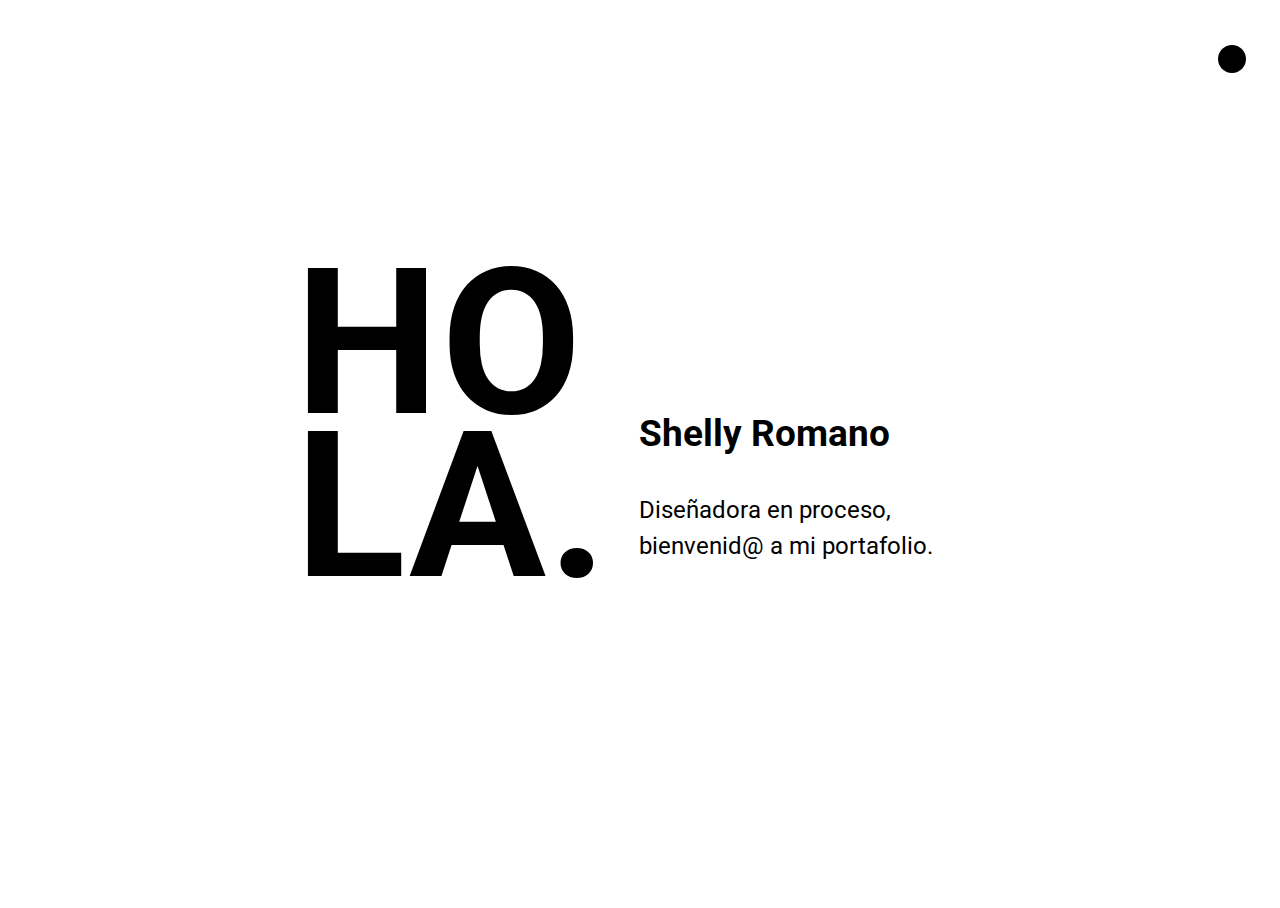
<file: index.html>
<!DOCTYPE html>
<html lang="es-MX">
  <head>
    <meta charset="UTF-8" />
    <meta name="viewport" content="width=device-width, initial-scale=1.0" />
    <title>Shelly Romano | Portafolio</title>
    <link
      href="https://fonts.googleapis.com/css?family=Roboto&display=swap"
      rel="stylesheet"
    />
    <link
      href="https://s3-us-west-2.amazonaws.com/s.cdpn.io/2322424/minireset.css"
      rel="stylesheet"
    />
    <link href="./css/style.css" rel="stylesheet" />
  </head>

  <body class="container">
    <p class="intro">hola.</p>
    <header class="header" role="banner">
      <h1 class="nombre">Shelly Romano</h1>
      <p>
        Diseñadora en proceso,<br />
        bienvenid@ a mi portafolio.
      </p>
    </header>
    <nav class="nav" role="navigation">
      <a class="nav-icon" href="#">
        <svg xmlns="http://www.w3.org/2000/svg" width="28" height="28">
          <path
            d="M 14 0 C 21.732 0 28 6.268 28 14 C 28 21.732 21.732 28 14 28 C 6.268 28 0 21.732 0 14 C 0 6.268 6.268 0 14 0 Z"
            fill="hsl(0, 0%, 0%)"
          ></path>
        </svg>
      </a>
      <ul class="menu">
        <li>
          <a href="sobremi.html">Sobre mi</a>
        </li>
        <li>
          <a href="proyectos.html">Proyectos</a>
        </li>
        <li>
          <a href="contacto.html">Contacto</a>
        </li>
      </ul>
    </nav>
    <script src="./js/main.js"></script>
  </body>
</html>
</file>
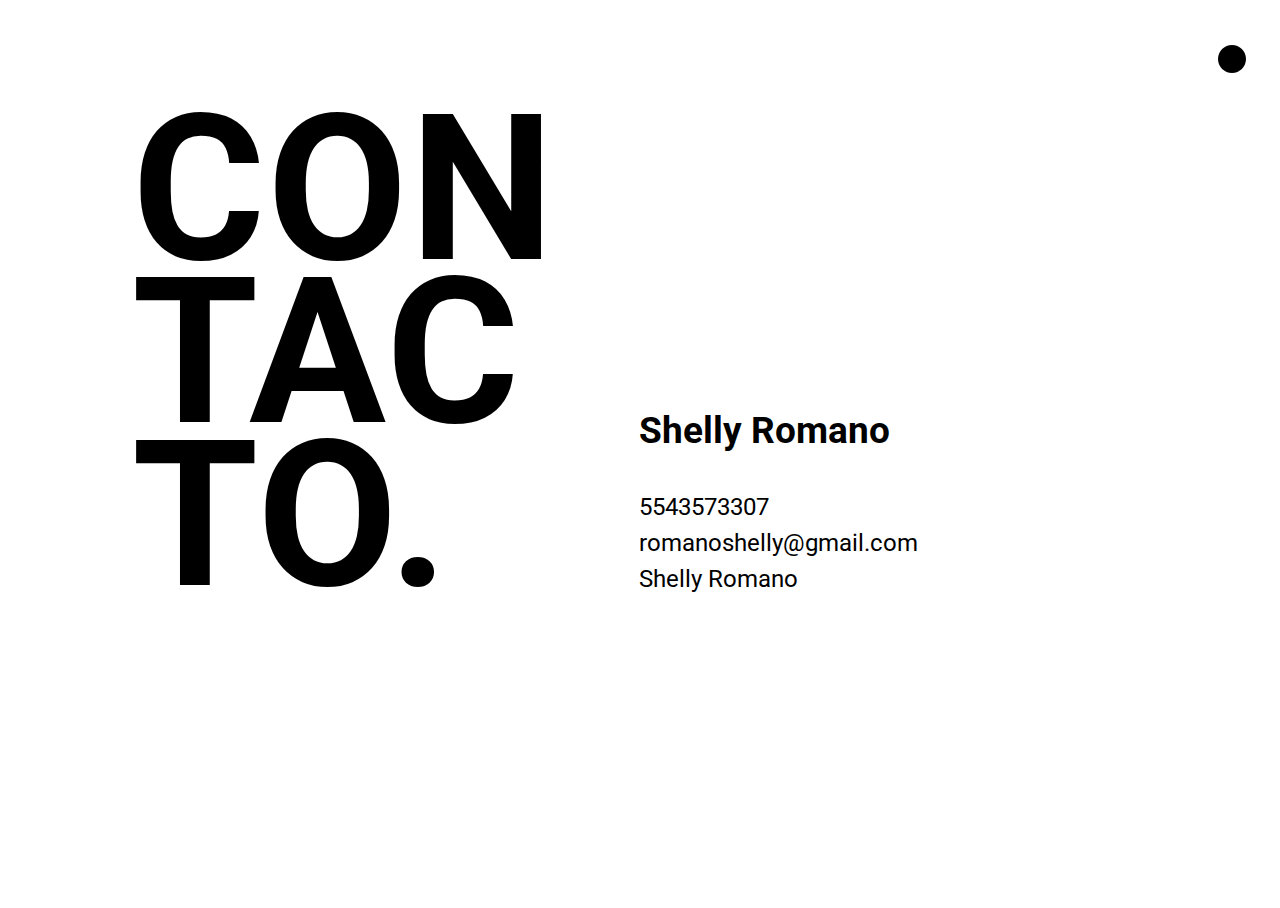
<file: contacto.html>
<!DOCTYPE html>
<html lang="es-MX">
  <head>
    <meta charset="UTF-8" />
    <meta name="viewport" content="width=device-width, initial-scale=1.0" />
    <title>Shelly Romano | Contacto</title>
    <link
      href="https://fonts.googleapis.com/css?family=Roboto&display=swap"
      rel="stylesheet"
    />
    <link
      href="https://s3-us-west-2.amazonaws.com/s.cdpn.io/2322424/minireset.css"
      rel="stylesheet"
    />
    <link href="./css/style.css" rel="stylesheet" />
  </head>

  <body class="container">
    <h2 class="intro-contacto">Contacto.</h2>
    <header class="header" role="banner">
      <h1 class="nombre">Shelly Romano</h1>
      <p class="contacto">
        <a href="tel:5543573307">5543573307</a>
        <a href="mailto:romanoshelly@gmail.com">romanoshelly@gmail.com</a>
        <a href="#instagram">Shelly Romano</a>
      </p>
    </header>
    <nav class="nav" role="navigation">
      <a class="nav-icon" href="#">
        <svg xmlns="http://www.w3.org/2000/svg" width="28" height="28">
          <path
            d="M 14 0 C 21.732 0 28 6.268 28 14 C 28 21.732 21.732 28 14 28 C 6.268 28 0 21.732 0 14 C 0 6.268 6.268 0 14 0 Z"
            fill="hsl(0, 0%, 0%)"
          ></path>
        </svg>
      </a>
      <ul class="menu">
        <li>
          <a href="/">Inicio</a>
        </li>
        <li>
          <a href="sobremi.html">Sobre mi</a>
        </li>
        <li>
          <a href="proyectos.html">Proyectos</a>
        </li>
        <li>
          <a href="contacto.html">Contacto</a>
        </li>
      </ul>
    </nav>
    <script src="./js/main.js"></script>
  </body>
</html>
</file>
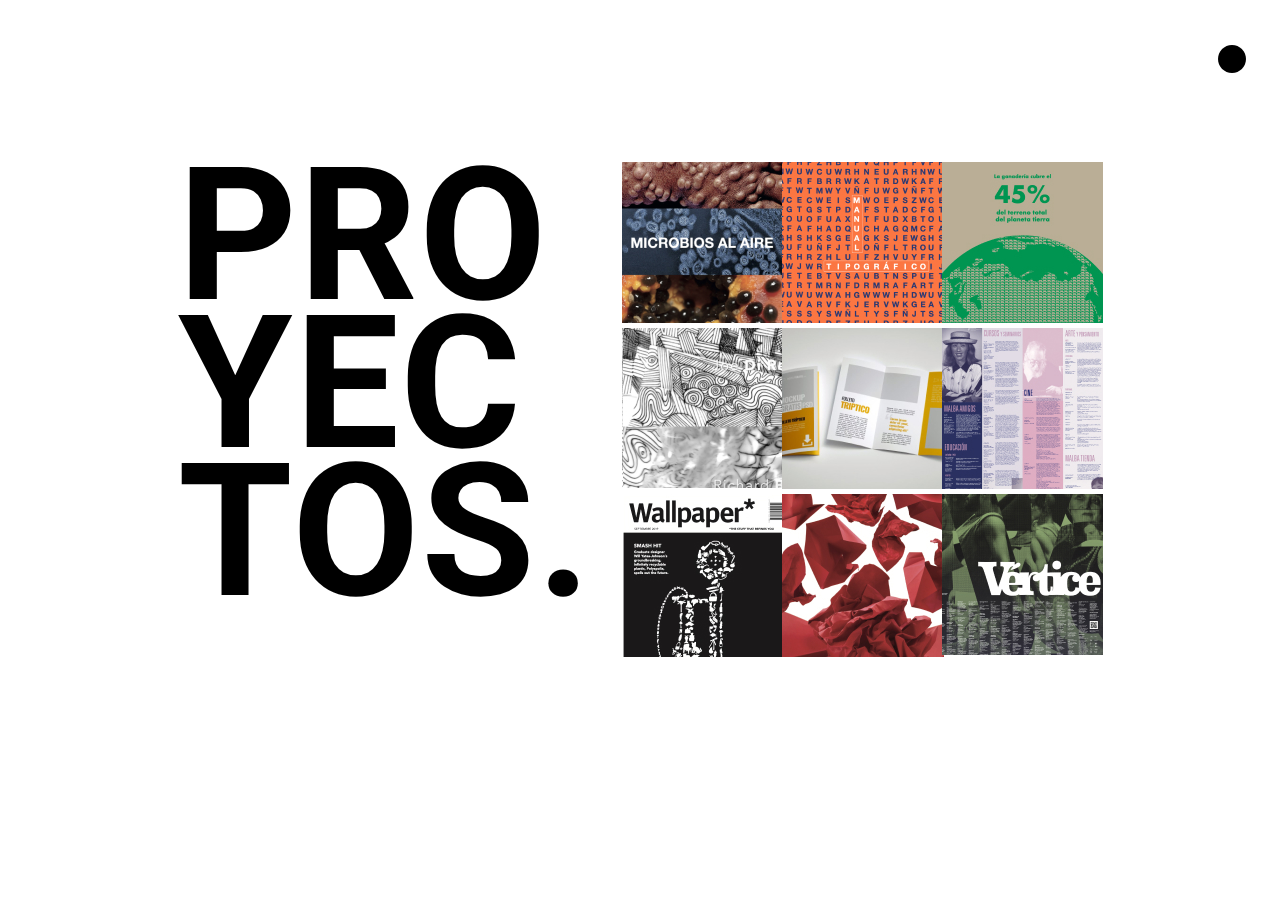
<file: proyectos.html>
<!DOCTYPE html>
<html lang="es-MX">
  <head>
    <meta charset="UTF-8" />
    <meta name="viewport" content="width=device-width, initial-scale=1.0" />
    <title>Shelly Romano | Proyectos</title>
    <link
      href="https://fonts.googleapis.com/css?family=Roboto&display=swap"
      rel="stylesheet"
    />
    <link
      href="https://s3-us-west-2.amazonaws.com/s.cdpn.io/2322424/minireset.css"
      rel="stylesheet"
    />
    <link href="./css/style.css" rel="stylesheet" />
  </head>

  <body class="proyectos">
    <h2 class="intro-proyectos">proyectos.</h2>
    <main class="proyectos-container">
      <a href="/proyectos/microbios-al-aire.html">
        <img src="./assets/images/proyectos-uno.jpg" alt="Microbios al aire" />
      </a>
      <a href="/proyectos/manual-tipografico.html">
        <img src="./assets/images/proyectos-dos.jpg" alt="placeholder" />
      </a>
      <a href="/">
        <img src="./assets/images/proyectos-tres.jpg" alt="placeholder" />
      </a>
      <a href="/">
        <img src="./assets/images/proyectos-cuatro.jpg" alt="placeholder" />
      </a>
      <a href="/">
        <img src="./assets/images/proyectos-cinco.jpg" alt="placeholder" />
      </a>
      <a href="/">
        <img src="./assets/images/proyectos-seis.jpg" alt="placeholder" />
      </a>
      <a href="/">
        <img src="./assets/images/proyectos-siete.jpg" alt="placeholder" />
      </a>
      <a href="/">
        <img src="./assets/images/proyectos-ocho.jpg" alt="placeholder" />
      </a>
      <a href="/">
        <img src="./assets/images/proyectos-nueve.jpg" alt="placeholder" />
      </a>
    </main>
    <nav class="nav" role="navigation">
      <a class="nav-icon" href="#">
        <svg xmlns="http://www.w3.org/2000/svg" width="28" height="28">
          <path
            d="M 14 0 C 21.732 0 28 6.268 28 14 C 28 21.732 21.732 28 14 28 C 6.268 28 0 21.732 0 14 C 0 6.268 6.268 0 14 0 Z"
            fill="hsl(0, 0%, 0%)"
          ></path>
        </svg>
      </a>
      <ul class="menu">
        <li>
          <a href="/">Inicio</a>
        </li>
        <li>
          <a href="sobremi.html">Sobre mi</a>
        </li>
        <li>
          <a href="proyectos.html">Proyectos</a>
        </li>
        <li>
          <a href="contacto.html">Contacto</a>
        </li>
      </ul>
    </nav>
    <script src="./js/main.js"></script>
  </body>
</html>
</file>
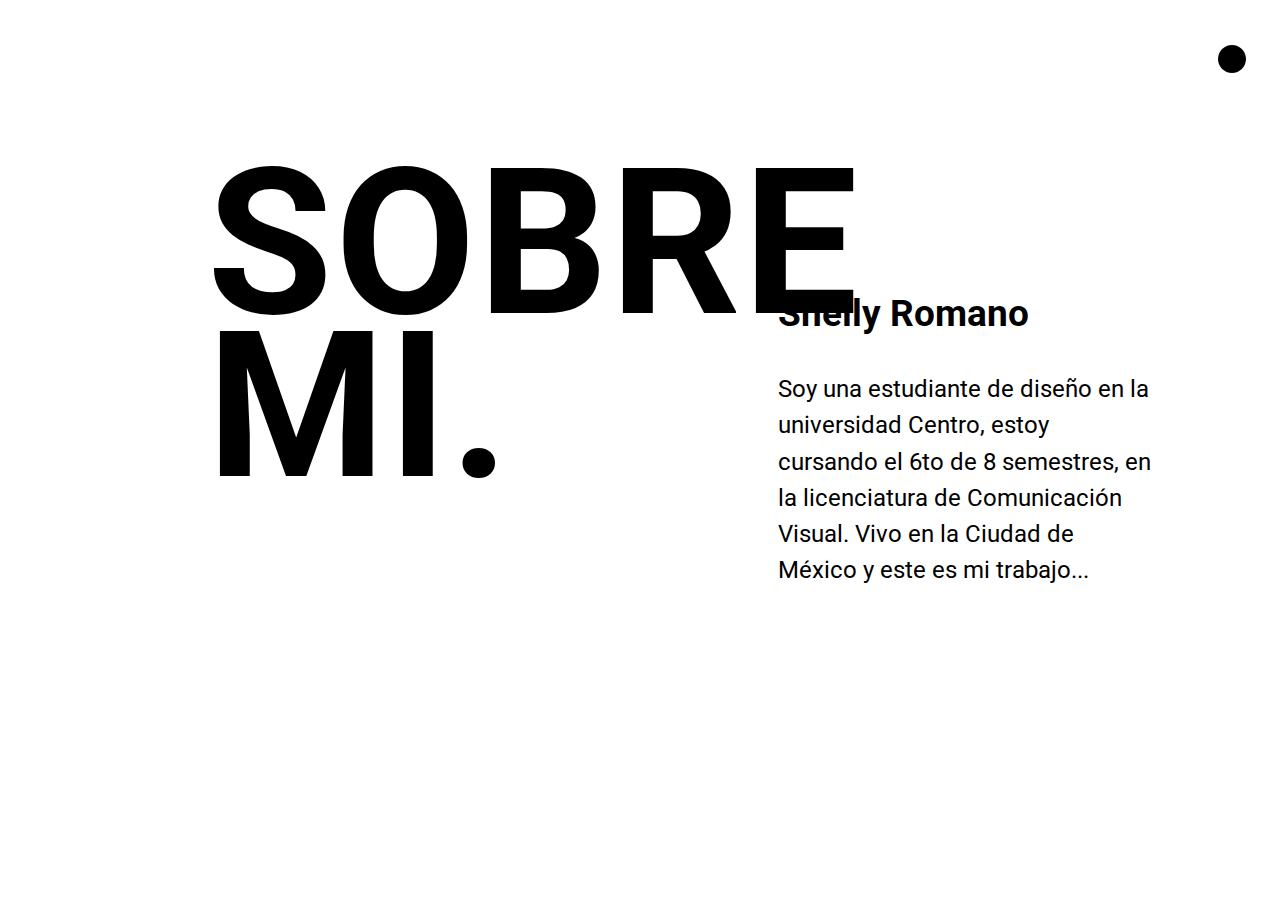
<file: sobremi.html>
<!DOCTYPE html>
<html lang="es-MX">
  <head>
    <meta charset="UTF-8" />
    <meta name="viewport" content="width=device-width, initial-scale=1.0" />
    <title>Shelly Romano | Sobre mi</title>
    <link
      href="https://fonts.googleapis.com/css?family=Roboto&display=swap"
      rel="stylesheet"
    />
    <link
      href="https://s3-us-west-2.amazonaws.com/s.cdpn.io/2322424/minireset.css"
      rel="stylesheet"
    />
    <link href="./css/style.css" rel="stylesheet" />
  </head>

  <body class="container">
    <h2 class="intro-sobre-mi">Sobre mi.</h2>
    <header class="header" role="banner">
      <h1 class="nombre">Shelly Romano</h1>
      <p class="sobre-mi">
        Soy una estudiante de diseño en la universidad Centro, estoy cursando el
        6to de 8 semestres, en la licenciatura de Comunicación Visual. Vivo en
        la Ciudad de México y este es mi trabajo...
      </p>
    </header>
    <nav class="nav" role="navigation">
      <a class="nav-icon" href="#">
        <svg xmlns="http://www.w3.org/2000/svg" width="28" height="28">
          <path
            d="M 14 0 C 21.732 0 28 6.268 28 14 C 28 21.732 21.732 28 14 28 C 6.268 28 0 21.732 0 14 C 0 6.268 6.268 0 14 0 Z"
            fill="hsl(0, 0%, 0%)"
          ></path>
        </svg>
      </a>
      <ul class="menu">
        <li>
          <a href="/">Inicio</a>
        </li>
        <li>
          <a href="sobremi.html">Sobre mi</a>
        </li>
        <li>
          <a href="proyectos.html">Proyectos</a>
        </li>
        <li>
          <a href="contacto.html">Contacto</a>
        </li>
      </ul>
    </nav>
    <script src="./js/main.js"></script>
  </body>
</html>
</file>
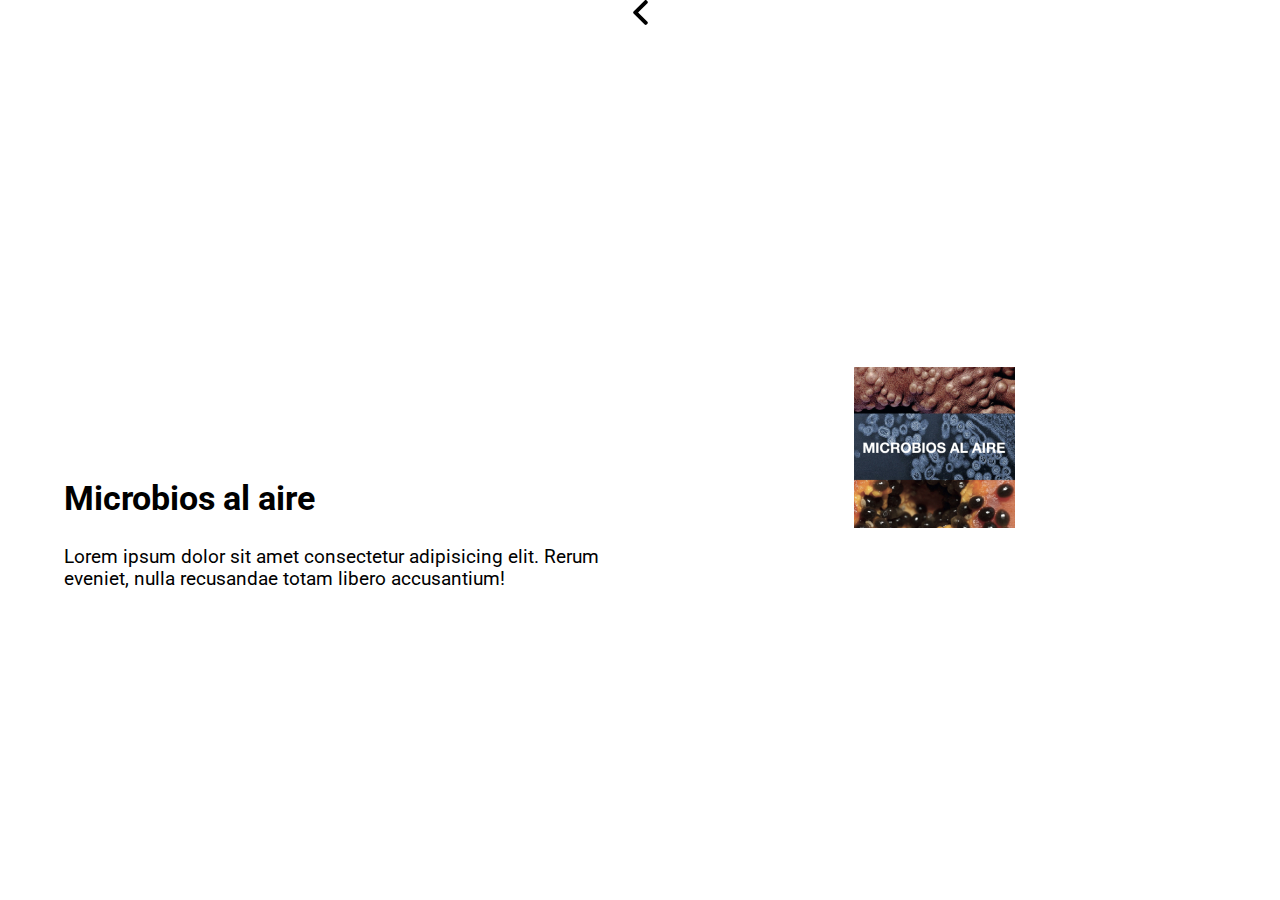
<file: proyectos/microbios-al-aire.html>
<!DOCTYPE html>
<html lang="es-MX">
  <head>
    <meta charset="UTF-8" />
    <meta name="viewport" content="width=device-width, initial-scale=1.0" />
    <title>Shelly Romano | Portafolio</title>
    <link
      href="https://fonts.googleapis.com/css?family=Roboto&display=swap"
      rel="stylesheet"
    />
    <link
      href="https://s3-us-west-2.amazonaws.com/s.cdpn.io/2322424/reset.css"
      rel="stylesheet"
    />
    <link href="../css/style.css" rel="stylesheet" />
  </head>

  <body class="proyecto">
    <header>
      <h2>Microbios al aire</h2>
      <p>
        Lorem ipsum dolor sit amet consectetur adipisicing elit. Rerum eveniet,
        nulla recusandae totam libero accusantium!
      </p>
    </header>
    <svg xmlns="http://www.w3.org/2000/svg" width="25" height="25">
      <path
        d="M 10.092 12.505 L 19.444 3.152 C 19.702 2.896 19.843 2.552 19.843 2.186 C 19.843 1.819 19.702 1.476 19.444 1.219 L 18.625 0.4 C 18.368 0.142 18.024 0 17.658 0 C 17.291 0 16.948 0.142 16.691 0.4 L 5.555 11.535 C 5.297 11.793 5.155 12.138 5.157 12.505 C 5.155 12.873 5.297 13.217 5.555 13.476 L 16.68 24.6 C 16.938 24.858 17.281 25 17.648 25 C 18.014 25 18.357 24.858 18.615 24.6 L 19.434 23.781 C 19.967 23.248 19.967 22.38 19.434 21.847 Z"
        fill="rgb(0,0,0)"
      ></path>
    </svg>
    <div id="proyecto-img" class="proyecto-img">
      <img src="../assets/images/proyectos-uno.jpg" alt="" />
    </div>
  </body>
</html>
</file>
<file: css/style.css>
/****************************************
*    Variables
*****************************************/
:root {
  --white: #ffffff;
  --black: #000000;
  --link: #0000ee;
  --hover: #551a8b;
  --font-family: "Roboto", sans-serif;
}

/****************************************
*    Base
*****************************************/
html {
  height: 100%;
}

body {
  color: var(--black);
  background: var(--white);
  font-size: 100%;
  font-size: calc(16px + (19 - 16) * ((100vw - 640px) / (1400 - 640)));
  font-family: var(--font-family);
}

a {
  text-decoration: none;
  color: var(--black);
  cursor: pointer;
  transition: all 0.3s ease-out;
}

a:active,
a:hover {
  color: var(--hover);
  text-decoration: underline;
}

ul {
  padding-left: 0;
}

h2 {
  font-size: 34px;
  font-weight: bold;
}

/****************************************
*    Common
*****************************************/
.container {
  display: grid;
  grid-template-columns: 1fr;
  grid-template-rows: 1fr 1fr max-content;
  height: 100vh;
}

.intro {
  max-width: 1.6em;
  height: 100%;
  margin: 0 auto;
  padding: 1em 0 0;
  font-size: 11em;
  font-weight: bold;
  line-height: 0.8;
  letter-spacing: 0.01em;
  text-transform: uppercase;
  overflow-wrap: break-word;
}

.header {
  margin: 1.2em auto 0;
}

.nombre {
  font-size: 2em;
  font-weight: bolder;
}

.header p {
  font-size: 1.3em;
  line-height: 1.5;
  padding-top: 0.5em;
}

.nav {
  justify-self: center;
}

.nav-icon {
  position: absolute;
  right: 34px;
}

.menu {
  position: relative;
  display: flex;
  justify-content: center;
}

.nav-icon {
  display: none;
}

.menu li {
  padding-left: 1em;
  margin-bottom: 2em;
}

@media screen and (min-width: 40em) {
  .container {
    grid-template-columns: 80px 1fr 1fr 100px;
    grid-template-rows: 100px 1.5fr 1fr;
    grid-column-gap: 1em;
  }

  .intro {
    width: 100%;
    height: max-content;
    grid-column: 2 / 3;
    grid-row: 2 / 3;
    margin: 0 0 0 auto;
    padding: 0;
    align-self: end;
  }

  .header {
    grid-column: 3 / 4;
    grid-row: 2 / 3;
    margin: 0;
    padding: 0;
    align-self: end;
  }

  .nav {
    grid-column: 4 / 5;
    grid-row: 1 / 4;
    margin: 0;
    padding: 0;
  }

  .nav-icon {
    display: block;
    position: absolute;
    top: 5vh;
  }

  .menu {
    display: none;
  }

  .menu.open {
    display: block;
    writing-mode: vertical-lr;
    margin: auto;
    margin-top: 15vh;
  }

  .menu li {
    display: inline-block;
    margin: 0;
    padding: 0;
    padding-bottom: 3em;
  }
}

/****************************************
*    Sobre mi
*****************************************/
.intro-sobre-mi {
  max-width: 70vw;
  height: 100%;
  margin: 0 auto;
  padding: 0.5em 0 0.2em;
  font-size: 10em;
  font-weight: bold;
  line-height: 0.8;
  letter-spacing: 0.01em;
  text-transform: uppercase;
  overflow-wrap: break-word;
}

.sobre-mi {
  max-width: 73vw;
  margin: 0 auto 2em;
}

@media screen and (min-width: 40em) {
  .intro-sobre-mi {
    width: 100%;
    height: max-content;
    grid-column: 2 / 3;
    grid-row: 2 / 3;
    margin: 0 0 0 auto;
    padding: 0;
    font-size: 11em;
    align-self: end;
    max-width: 700px;
    transform: translate(100px, -100px);
  }

  .sobre-mi {
    width: 100%;
    margin: 0;
    padding: 0;
  }
}

/****************************************
*    Proyectos
*****************************************/
.proyectos {
  display: flex;
  flex-direction: column;
  width: 100%;
  max-width: 90vw;
  margin: 10vh auto 0;
}

.intro-proyectos {
  max-width: 2.4em;
  height: 100%;
  font-size: 10em;
  font-weight: bold;
  line-height: 0.8;
  letter-spacing: 0.01em;
  text-transform: uppercase;
  overflow-wrap: break-word;
}

.proyectos-container {
  display: block;
  width: max-content;
  margin: 2em auto;
}

.proyectos .nav .menu {
  margin-top: 2em;
  height: max-content;
}

@media screen and (min-width: 40em) {
  .proyectos {
    display: flex;
    flex-direction: row;
    width: 100%;
    max-width: 90vw;
    margin: 18vh auto 0;
  }

  .proyectos > *:nth-child(-n + 2) {
    flex: 1;
  }

  .proyectos > *:first-child {
    margin: 0 0 0 auto;
  }

  .proyectos > *:nth-child(2) {
    margin: 0 auto 0 0;
  }

  .proyectos .nav .menu {
    max-width: 30px;
    margin: 0;
    padding: 0;
    transform: translateX(16px);
    margin-top: -1em;
  }

  .intro-proyectos {
    max-width: 2.4em;
    height: 100%;
    font-size: 10em;
    font-weight: bold;
    line-height: 0.8;
    letter-spacing: 0.01em;
    text-transform: uppercase;
    overflow-wrap: break-word;
  }

  .proyectos-container {
    display: grid;
    grid-template-columns: repeat(auto-fit, minmax(150px, 1fr));
    max-width: 480px;
    max-height: 480px;
  }
}

/****************************************
*    Proyecto
*****************************************/
.proyecto {
  display: flex;
  flex-direction: column-reverse;
  height: 100%;
  width: 90vw;
  margin: 0 auto;
}

.proyecto header {
  height: auto;
  margin: 0;
}

.proyecto #proyecto-img {
  margin: 0;
}

.arrow-left {
  position: absolute;
  top: 0;
}

@media screen and (min-width: 40em) {
  .proyecto {
    display: grid;
    grid-template-columns: 1fr max-content 1fr;
    height: 100%;
    width: 90vw;
    margin: 0 auto;
  }

  .proyecto header {
    align-self: end;
    height: 50%;
    grid-column: 1 / 2;
  }

  .proyecto #proyecto-img {
    align-self: center;
    justify-self: center;
    grid-column: 3 / 4;
  }

  .arrow-left {
    grid-column: 2 / 3;
    align-self: center;
    height: 100%;
  }
}

/****************************************
*    Contacto
*****************************************/
.intro-contacto {
  max-width: 2.4em;
  height: 100%;
  margin: 0 auto;
  padding: 0.5em 0 0.2em;
  font-size: 11em;
  font-weight: bold;
  line-height: 0.8;
  letter-spacing: 0.01em;
  text-transform: uppercase;
  overflow-wrap: break-word;
}

.contacto {
  max-width: 73vw;
  margin: 0 auto 2em;
}

.contacto a {
  display: block;
}

@media screen and (min-width: 40em) {
  .intro-contacto {
    width: 100%;
    height: max-content;
    grid-column: 2 / 3;
    grid-row: 2 / 3;
    margin: 0 0 0 auto;
    padding: 0;
    align-self: end;
  }

  .contacto {
    width: 100%;
    margin: 0;
    padding: 0;
  }
}
</file>
